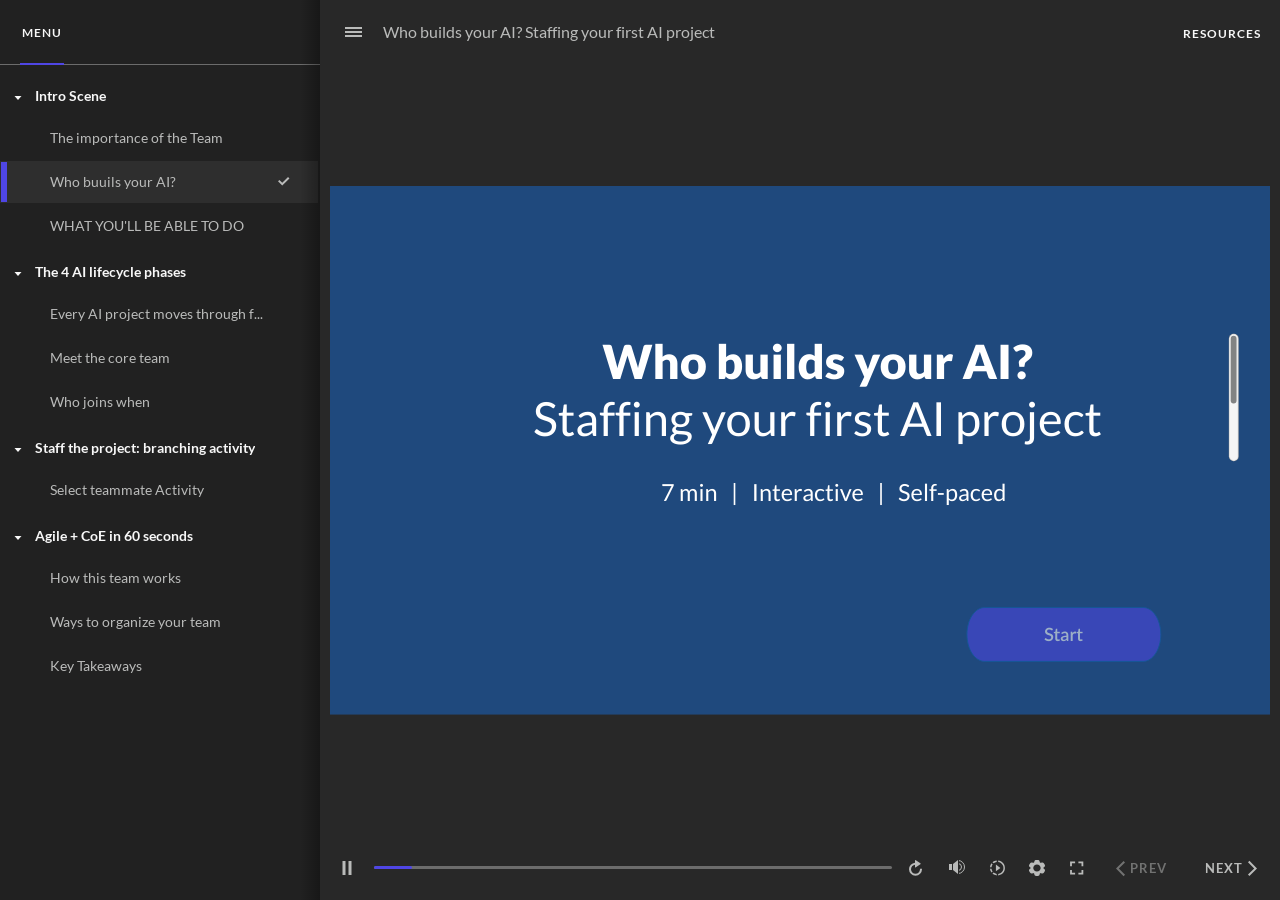
<file: story.html>
﻿<!doctype html>
<html lang="en-US">
<head>
  <meta charset="utf-8">
  <!-- Created using Storyline 360 x64 - http://www.articulate.com  -->
  <!-- version: 3.112.36406.0 -->
  <title>Who builds your AI?
Staffing your first AI project

</title>
  <meta http-equiv="x-ua-compatible" content="IE=edge"/>
  <meta name="viewport" content="width=device-width,initial-scale=1,user-scalable=no,shrink-to-fit=no,minimal-ui"/>
  <meta name="apple-mobile-web-app-capable" content="yes"/>
  <style>
    html, body { height: 100%; padding: 0; margin: 0 }
    #app { height: 100%; width: 100%; }
  </style>

  <script>
    window.DS = {};
    window.globals = {
      DATA_PATH_BASE: '',
      HAS_FRAME: true,
      HAS_SLIDE: true,

      lmsPresent: false,
      tinCanPresent: false,
      cmi5Present: false,
      aoSupport: false,
      scale: 'Scaled',
      captureRc: false,
      browserSize: 'optimal',
      bgColor: '#282828',
      features: 'DropInBase,JsInteractions,PlayerSizeOption,SlideLevelScale',
      themeName: 'unified',
      preloaderColor: '#FFFFFF',
      suppressAnalytics: false,
      productChannel: 'stable',
      publishSource: 'storyline',
      aid: 'aid|947e2438-4a74-5e94-b505-9b2017979258',
      cid: 'ce6b4c2a-0d92-45c3-bf1a-601a858b91da',
      playerVersion: '3.112.36406.0',
      publishTimestamp: '2026-06-06T20:31:21.9196952Z',
      maxIosVideoElements: 10,
      connectionSettings: { message: 'You%20are%20offline.%20Trying%20to%20reconnect...', useDarkTheme: false, mode: 'disabled' },
      hasFeature: function(feature) {
        return this.features.split(',').includes(feature);
      },
      
      parseParams: function(qs) {
        if (window.globals.parsedParams != null) {
          return window.globals.parsedParams;
        }
        qs = (qs || window.location.search.substr(1)).split('+').join(' ');
        var params = {},
            tokens,
            re = /[?&]?([^=]+)=([^&]*)/g;

        while (tokens = re.exec(qs)) {
          params[decodeURIComponent(tokens[1]).trim()] =
            decodeURIComponent(tokens[2]).trim();
        }
        window.globals.parsedParams = params;
        return params;
      }

    };

    if (window.flagsUnderTest != null) {
      window.globals.features = window.flagsUnderTest.reduce((accum, feature) => {
        if (!accum.includes(feature)) {
          accum.push(feature);
        }
        return accum;
      }, window.globals.features.split(',')).join();
    }
  </script>
  <script>
    var isIe11 = ('ActiveXObject' in window || window.MSBlobBuilder != null)
      && window.msCrypto != null && !window.ActiveXObject;
    if (isIe11) {
      window.globals.unsupportedBrowser = true;
      document.write(atob('[base64]'));
    }
  </script>

  <script>
    if (window.globals.hasFeature('Localization')) {
      
      
    }
  </script>

  
  
  <script>window.THREE = { };</script>
  
</head>
<body style="background: #282828" class="cs-HTML theme-unified">
  <!-- 360 -->
  <script>!function(){var e,i=/iPhone/i,o=/iPod/i,n=/iPad/i,t=/\biOS-universal(?:.+)Mac\b/i,r=/\bAndroid(?:.+)Mobile\b/i,a=/Android/i,d=/(?:SD4930UR|\bSilk(?:.+)Mobile\b)/i,p=/Silk/i,l=/Windows Phone/i,u=/\bWindows(?:.+)ARM\b/i,b=/BlackBerry/i,s=/BB10/i,c=/Opera Mini/i,f=/\b(CriOS|Chrome)(?:.+)Mobile/i,h=/Mobile(?:.+)Firefox\b/i,v=function(e){return void 0!==e&&"MacIntel"===e.platform&&"number"==typeof e.maxTouchPoints&&e.maxTouchPoints>1&&"undefined"==typeof MSStream};e=function(e){var m={userAgent:"",platform:"",maxTouchPoints:0};e||"undefined"==typeof navigator?"string"==typeof e?m.userAgent=e:e&&e.userAgent&&(m={userAgent:e.userAgent,platform:e.platform,maxTouchPoints:e.maxTouchPoints||0}):m={userAgent:navigator.userAgent,platform:navigator.platform,maxTouchPoints:navigator.maxTouchPoints||0};var g=m.userAgent,y=g.split("[FBAN");void 0!==y[1]&&(g=y[0]),void 0!==(y=g.split("Twitter"))[1]&&(g=y[0]);var A=function(e){return function(i){return i.test(e)}}(g),w={apple:{phone:A(i)&&!A(l),ipod:A(o),tablet:!A(i)&&(A(n)||v(m))&&!A(l),universal:A(t),device:(A(i)||A(o)||A(n)||A(t)||v(m))&&!A(l)},amazon:{phone:A(d),tablet:!A(d)&&A(p),device:A(d)||A(p)},android:{phone:!A(l)&&A(d)||!A(l)&&A(r),tablet:!A(l)&&!A(d)&&!A(r)&&(A(p)||A(a)),device:!A(l)&&(A(d)||A(p)||A(r)||A(a))||A(/\bokhttp\b/i)},windows:{phone:A(l),tablet:A(u),device:A(l)||A(u)},other:{blackberry:A(b),blackberry10:A(s),opera:A(c),firefox:A(h),chrome:A(f),device:A(b)||A(s)||A(c)||A(h)||A(f)},any:!1,phone:!1,tablet:!1};return w.any=w.apple.device||w.android.device||w.windows.device||w.other.device,w.phone=w.apple.phone||w.android.phone||w.windows.phone,w.tablet=w.apple.tablet||w.android.tablet||w.windows.tablet,w}(),"object"==typeof exports&&"undefined"!=typeof module?module.exports=e:"function"==typeof define&&define.amd?define((function(){return e})):this.isMobile=e}();
    window.isMobile.apple.tablet = window.isMobile.apple.tablet ||
      (navigator.platform === 'MacIntel' && navigator.maxTouchPoints > 1);
    window.isMobile.apple.device = window.isMobile.apple.device || window.isMobile.apple.tablet;
    window.isMobile.tablet = window.isMobile.tablet || window.isMobile.apple.tablet;
    window.isMobile.any = window.isMobile.any || window.isMobile.apple.tablet;
  </script>

  <div id="focus-sink" tabindex="-1"></div>

  <div id="preso"></div>
  <script>
    (function() {

      var classTypes = [ 'desktop', 'mobile', 'phone', 'tablet' ];

      var addDeviceClasses = function(prefix, testObj) {
        var curr, i;
        for (i = 0; i < classTypes.length; i++) {
          curr = classTypes[i];
          if (testObj[curr]) {
            document.body.classList.add(prefix + curr);
          }
        }
      };

      var params = window.globals.parseParams(),
          isDevicePreview = params.devicepreview === '1',
          isPhoneOverride = params.deviceType === 'phone' || (isDevicePreview && params.phone == '1'),
          isTabletOverride = (params.deviceType === 'tablet' || isDevicePreview) && !isPhoneOverride,
          isMobileOverride = isPhoneOverride || isTabletOverride;

      var deviceView = {
        desktop: !window.isMobile.any && !isMobileOverride,
        mobile: window.isMobile.any || isMobileOverride,
        phone: isPhoneOverride || (window.isMobile.phone && !isTabletOverride),
        tablet: isTabletOverride || window.isMobile.tablet
      };

      window.globals.deviceView = deviceView;
      window.isMobile.desktop = !window.isMobile.any;
      window.isMobile.mobile = window.isMobile.any;

      addDeviceClasses('view-', deviceView);

    })();
  </script>
  
  <script src='story_content/triggers.js' type=text/javascript></script>
<script src='story_content/user.js' type=text/javascript></script>
  <div class="slide-loader"></div>

  <script>
    var doc = document, loader = doc.body.querySelector('.slide-loader'); [ 1, 2, 3 ].forEach(function(n) { var d = doc.createElement('div'); d.style.backgroundColor = window.globals.preloaderColor; d.classList.add('mobile-loader-dot'); d.classList.add('dot' + n); loader.appendChild(d); });
  </script>

  <div class="mobile-load-title-overlay" style="display: none">
    <div class="mobile-load-title">Who builds your AI?
Staffing your first AI project

</div>
  </div>

  <div class="mobile-chrome-warning"></div>

  
<style>
  .warn-connection-dialog {
    display: none;
    background: transparent;
    pointer-events: all;
    position: fixed;
    left: 0;
    top: 0;
    width: 100%;
    height: 100%;
    z-index: 999;
  }

  .warn-connection-content {
    pointer-events: all;
    border-radius: 4px;
    background: white;
    border: 1px solid #E7E7E7;
    color: #333333;
    box-shadow: 0 2px 4px rgba(0, 0, 0, 0.25);
    transition: all 150ms ease-out;
    position: absolute;
    white-space: nowrap;
  }

  .view-phone.is-landscape .warn-connection-content {
    left: 23px;
    bottom: 23px;
  }

  .view-tablet.is-landscape .warn-connection-content {
    left: 50%;
    top: 20px;
    transform: translateX(-50%);
  }

  .view-mobile.is-portrait .warn-connection-content {
    transform: translate(-50%, calc(-100% - 15px));
  }

  .warn-connection-content p {
    display: inline-block;
    margin: 0 8px 0 0;
    line-height: 33px;
    font-size: 11px;
  }

  .warn-connection-content svg {
    position: relative;
    vertical-align: middle;
    margin: 0 2px 2px 8px;
  }

  .view-desktop .warn-connection-content {
    left: 1.5em;
    bottom: 1.5em;
  }

  .view-desktop .warn-connection-content p {
    font-size: 1.1em;
  }

  .is-offline .warn-connection-dialog {
    display: block;
  }

  .is-offline .cs-panel * {
    pointer-events: none !important;
  }

  .is-offline .cs-panel {
    pointer-events: all !important;
  }

  .is-offline #nav-controls * {
    pointer-events: none !important;
  }

  .is-offline #nav-controls {
    pointer-events: all !important;
  }
</style>

<div class="warn-connection-dialog" role="alertdialog" aria-modal="true" tabindex="0" aria-labelledby="warn-connection-message">
  <div class="warn-connection-content">
    <svg width="17" height="15" viewBox="0 0 17 15" xmlns="http://www.w3.org/2000/svg">
      <path fill="#8F0000" stroke="white" d="M16.07,12.98 L15.88,12.23 L9.51,1.21 C8.97,0.26,7.6,0.26,7.06,1.21 L0.69,12.23 C0.15,13.16,0.81,14.36,1.91,14.36 H14.65 C15.47,14.36,16.05,13.7,16.07,12.98 Z"/>
      <path fill="white" stroke="white" d="M8.58,5.5 C8.35,5.28,8.5,5.35,8.21,5.32 C8.09,5.35,7.97,5.49,7.96,5.67 C7.97,5.79,7.98,5.92,7.98,6.04 L7.98,6.04 C7.99,6.17,8,6.31,8.01,6.43 L8.01,6.44 C8.03,6.92,8.06,7.41,8.09,7.9 L8.09,7.9 C8.12,8.39,8.14,8.88,8.17,9.37 C8.17,9.39,8.18,9.42,8.2,9.44 C8.23,9.46,8.25,9.47,8.28,9.47 C8.31,9.47,8.34,9.46,8.35,9.44 C8.37,9.43,8.38,9.4,8.39,9.35 L8.39,9.34 C8.39,9.24,8.4,9.15,8.4,9.05 L8.4,9.05 C8.41,8.96,8.41,8.86,8.42,8.75 C8.43,8.44,8.45,8.12,8.47,7.81 L8.47,7.81 C8.49,7.49,8.51,7.18,8.53,6.87 C8.55,6.46,8.56,6.05,8.59,5.64 L8.6,5.62 C8.6,5.57,8.59,5.53,8.58,5.5 L8.21,5.32 Z"/>
      <circle fill="white" stroke="white" cx="8.3" cy="11.35" r="0.3"/>
    </svg>
    <p id="warn-connection-message">You are offline. Trying to reconnect...</p>
  </div>
</div>

<script>
  (function() {
    window.DS.connection = {
      warningShown: false,
      assets: {},
      loadingAssetGroup: false,
      retryDelay: 500
    };

    var connectionSettings = window.globals.connectionSettings || {};

    var useConnectionMessages = window.AbortController != null &&
      window.location.protocol != 'file:' &&
      connectionSettings.mode === 'normal';

    window.DS.connection.useConnectionMessages = useConnectionMessages;

    var assetCount = 0;
    var checkLoadedId;


    if (useConnectionMessages && connectionSettings != null) {
      var contentEl = document.querySelector('.warn-connection-content');
      var messageEl = contentEl.querySelector('p');

      if (connectionSettings.useDarkTheme) {
        contentEl.style.borderColor = '#BABBBA';
        contentEl.style.backgroundColor = '#282828';
        contentEl.style.color = '#FFFFFF';
      }

      if (connectionSettings.message != null) {
        messageEl.textContent = window.decodeURIComponent(connectionSettings.message);
      }
    }

    function checkAssetsReady() {
      for (var i in DS.connection.assets) {
        if (!DS.connection.assets[i].success) {
          return false;
        }
      }
      return true;
    }

    function stopAssetGroup() {
      if (!useConnectionMessages) { return; }

      assetCount = 0;

      DS.connection.oldAssetGroup = DS.connection.assets;
      DS.connection.assets = {};
      DS.connection.loadingAssetGroup = false;
      clearInterval(checkLoadedId);
    }

    function startAssetGroup() {
      if (!useConnectionMessages) { return; }
      var ticks = 0;
      clearInterval(checkLoadedId);
      checkLoadedId = setInterval(function() {
        var loaded = 0;
        if (assetCount === 0 && loaded === 0) {
          clearInterval(checkLoadedId);
          return;
        }

        for (var i in DS.connection.assets) {
          if (DS.connection.assets[i].success) {
            loaded++;
          }
        }

        if (assetCount === loaded && checkAssetsReady()) {
          for (var i in DS.connection.assets) {
            if (DS.connection.assets[i].action) {
              DS.connection.assets[i].action();
            }
          }
          hideWarning();
          stopAssetGroup();
        }
      }, 100)
    }

    function requiredAsset(url, action, retry, type) {
      if (!useConnectionMessages) { return; }
      if (DS.connection.assets[url]) { return; }

      DS.connection.assets[url] = {
        success: false, action: action, retry: retry, type: type
      };
      assetCount = Object.keys(DS.connection.assets).length;
      if (!DS.connection.loadingAssetGroup) {
        startAssetGroup();
      }
      DS.connection.loadingAssetGroup = true;
    }

    function assetLoaded(url) {
      if (!useConnectionMessages) { return; }
      if (DS.connection.assets[url]) {
        DS.connection.assets[url].success = true;
      }
    }

    function assetFailed(url) {
      if (!useConnectionMessages) { return; }
      if (!DS.connection.assets[url]) {
        if (/\.js$/.test(url) && url.indexOf('transcripts') === -1) {
          setTimeout(function() {
            if (DS.connection.lastSlideLoaded != null) {
              DS.connection.lastSlideLoaded();
            }
          }, DS.connection.retryDelay);
        }
        return;
      }
      if (!DS.connection.warningShown) { showWarning(); }
      if (DS.connection.assets[url].retry) {
        setTimeout(function() {
          if (!DS.connection.assets[url].success) {
            DS.connection.assets[url].retry()
          }
        }, DS.connection.retryDelay);
      }
    }

    function hideWarning() {
      document.body.classList.remove('is-offline');
      DS.connection.warningShown = false;
      enableKeys();
    }
    DS.connection.hideWarning = hideWarning

    function showWarning(btn) {
      document.body.classList.add('is-offline')
      DS.connection.warningShown = true;
      updateWarningPosition();
      disableKeys();
    }

    function updateWarningPosition() {
      if (!DS.connection.warningShown) {
        return;
      }

      var isPortrait = document.body.classList.contains('is-portrait');
      var isMobile = document.body.classList.contains('view-mobile');
      var warningEl = document.querySelector('.warn-connection-content');

      if (isPortrait && isMobile) {
        var slide = document.querySelector('.primary-slide');
        var slideRect = slide != null
          ? slide.getBoundingClientRect()
          : { top: window.innerHeight, left: 0, width: window.innerWidth };

        warningEl.style.top = `${slideRect.top}px`
        warningEl.style.left = `${slideRect.left + slideRect.width / 2}px`
      } else {
        warningEl.style.top = null;
        warningEl.style.left = null;
      }

      window.requestAnimationFrame(updateWarningPosition);
    }

    function onDisableKeyDown(e) {
      e.preventDefault();
      e.stopImmediatePropagation();
    }

    function onDisableKeyUp(e) {
      e.preventDefault();
      e.stopImmediatePropagation();
    }

    var accStyle = document.createElement('style');
    var warnDialogEl = document.querySelector('.warn-connection-dialog');

    function disableKeys() {
      if (DS.views && DS.views.nsStack && DS.views.nsStack.length === 1) {
        DS.views.nsStack[0].tabReachable = false
        DS.views.nsStack[0].updateTabIndex(true);
      }

      accStyle.innerHTML = '.acc-shadow-dom { display: none; }';
      document.body.appendChild(accStyle);

      warnDialogEl.parentNode.append(warnDialogEl);
      warnDialogEl.focus();
    }

    function enableKeys() {
      accStyle.remove();
      if (DS.views && DS.views.nsStack && DS.views.nsStack.length === 1 && DS.views.nsStack[0].name === '_frame') {
        DS.views.nsStack[0].tabReachable = true;
        DS.views.nsStack[0].updateTabIndex();
      }
    }

    // these will all be noops if the feature flag isn't set in
    // the data and `window.globals.features`
    DS.connection.requiredAsset = requiredAsset;
    DS.connection.assetLoaded = assetLoaded;
    DS.connection.assetFailed = assetFailed;
    DS.connection.stopAssetGroup = stopAssetGroup;
    DS.connection.startAssetGroup = startAssetGroup;
  })();
</script>


  <script>
    
    if (window.autoSpider && window.vInterfaceObject) {
      document.querySelector('.mobile-load-title-overlay').style.display = 'none';
    }
  </script>

  

  <link rel="stylesheet" href="html5/data/css/output.min.css" data-noprefix/>
</body>
<script src="html5/lib/scripts/bootstrapper.min.js"></script>
</html>
</file>
<file: html5/data/css/output.min.css>
@font-face {
  font-family: 'LatoBold Charset1_ Bold9F365C7C';
  src: url('[data-uri]');
  font-style: normal;
  font-weight: normal;
}
@font-face {
  font-family: 'Lato Charset1_ 6FMfQF7dB9689D81';
  src: url('[data-uri]');
  font-style: normal;
  font-weight: normal;
}
@font-face {
  font-family: 'Lato Black Charset1_ 6m174985EF';
  src: url('[data-uri]');
  font-style: normal;
  font-weight: normal;
}
@font-face {
  font-family: 'Lato Semibold Charsbold1B6C8DEF';
  src: url('[data-uri]');
  font-style: normal;
  font-weight: normal;
}
@font-face {
  font-family: 'Lato SemiboldBold CBold3C5E0276';
  src: url('[data-uri]');
  font-style: normal;
  font-weight: normal;
}
@font-face {
  font-family: 'Arial Charset1_ 5WwO89V595B6A89';
  src: url('[data-uri]');
  font-style: normal;
  font-weight: normal;
}
@font-face {
  font-family: 'Lato ItalicBoldItItalicE74C3C4A';
  src: url('[data-uri]');
  font-style: normal;
  font-weight: normal;
}
@font-face {
  font-family: 'Lato Black Charset0_v8M0F0A136C';
  src: url('[data-uri]');
  font-style: normal;
  font-weight: normal;
}
@font-face {
  font-family: 'Lato Charset0_v8MUn45tBE51451DC';
  src: url('[data-uri]');
  font-style: normal;
  font-weight: normal;
}
@font-face {
  font-family: 'Lato Semibold CharsboldB0C87B2D';
  src: url('[data-uri]');
  font-style: normal;
  font-weight: normal;
}
@font-face {
  font-family: 'Lato SemiboldBold CBoldFC61D9DD';
  src: url('[data-uri]');
  font-style: normal;
  font-weight: normal;
}
@font-face {
  font-family: 'LatoBold Charset0_vBoldEA24EE17';
  src: url('[data-uri]');
  font-style: normal;
  font-weight: normal;
}
@font-face {
  font-family: 'Arial Charset0_v8wz5YMo9EE9FF07';
  src: url('[data-uri]');
  font-style: normal;
  font-weight: normal;
}
@font-face {
  font-family: 'LatoBoldItalic ChItalicB6D04671';
  src: url('[data-uri]');
  font-style: normal;
  font-weight: normal;
}
.cs-HTML {
  background: rgba(40, 40, 40, 1);
}
.cs-pxabnsnfns10111100101 .cs-infopanel  {
  box-shadow: 0 1px 0 rgba(0, 0, 0, 0);
  background: rgba(255, 255, 255, 1);
}
.cs-pxabnsnfns10111100101 .cs-infopanel .cs-link {
  color: rgba(186, 187, 186, 1);
}
.cs-pxabnsnfns10111100101 .cs-infopanel .cs-link:hover {
  color: rgba(255, 255, 255, 1);
}
.cs-pxabnsnfns10111100101 .cs-infopanel .cs-name {
  color: rgba(68, 68, 68, 1);
}
.cs-pxabnsnfns10111100101 .cs-infopanel .cs-title {
  color: rgba(153, 153, 153, 1);
}
.cs-pxabnsnfns10111100101 .cs-infopanelpopup  {
  box-shadow: 0 1px 0 rgba(0, 0, 0, 0);
  background: rgba(0, 0, 0, 0);
}
.cs-pxabnsnfns10111100101 .cs-infopanelpopup .cs-link {
  color: rgba(255, 0, 0, 1);
}
.cs-pxabnsnfns10111100101 .cs-infopanelpopup .cs-link:hover {
  color: rgba(255, 255, 255, 1);
}
.cs-pxabnsnfns10111100101 .cs-infopanelpopup .cs-name {
  color: rgba(255, 255, 255, 1);
}
.cs-pxabnsnfns10111100101 .cs-infopanelpopup .cs-bio {
  color: rgba(186, 187, 186, 1);
}
.cs-pxabnsnfns10111100101 .cs-timer  {
  color: rgba(186, 187, 186, 1);
}
.cs-pxabnsnfns10111100101 .cs-duration stop:first-child {
  stop-color: rgba(60, 60, 60, 1);
}
.cs-pxabnsnfns10111100101 .cs-duration stop:last-child {
  stop-color: rgba(60, 60, 60, 1);
}
.cs-pxabnsnfns10111100101 .cs-elapsed stop:first-child {
  stop-color: rgba(254, 227, 71, 1);
}
.cs-pxabnsnfns10111100101 .cs-elapsed stop:last-child {
  stop-color: rgba(254, 227, 71, 1);
}
.cs-pxabnsnfns10111100101 .cs-timer .cs-pie .cs-innerstroke {
  stroke: rgba(199, 199, 199, 1);
}
.cs-pxabnsnfns10111100101 .cs-timer .cs-pie .cs-innerborder {
  stroke: rgba(255, 255, 255, 1);
}
.cs-pxabnsnfns10111100101 .cs-window  {
  box-shadow: 0 8px 5px rgba(0, 0, 0, 0.2);
  border-color: rgba(49, 99, 0, 0);
  background: rgba(33, 33, 33, 1);
  color: rgba(248, 248, 248, 1);
}
.cs-pxabnsnfns10111100101 .cs-window .cs-diva {
  border-color: rgba(78, 78, 78, 1);
}
.cs-pxabnsnfns10111100101 .cs-window .cs-divb {
  border-color: rgba(78, 78, 78, 0);
}
.cs-pxabnsnfns10111100101 .cs-editor .cs-editor-slide {
  color: rgba(226, 226, 226, 1);
}
.cs-pxabnsnfns10111100101 .cs-editor .cs-editor-html {
  color: rgba(186, 187, 186, 1);
}
.cs-pxabnsnfns10111100101 .cs-editor .cs-editor-button {
  text-shadow: 0 1px 0 rgba(0, 0, 0, 0);
  color: rgba(255, 255, 255, 1);
  border-color: rgba(211, 211, 211, 1);
  background: rgba(34, 34, 34, 1);
}
.cs-pxabnsnfns10111100101 .cs-editor .cs-editor-button:hover {
  background: rgba(68, 68, 68, 1);
}
.cs-pxabnsnfns10111100101 .cs-editor .cs-editor-button:active {
  background: rgba(68, 68, 68, 1);
}
.cs-pxabnsnfns10111100101 .cs-listitem  {
  color: rgba(186, 187, 186, 1);
  border-color: none;
  border: 1px solid transparent;
}
.cs-pxabnsnfns10111100101 .cs-listitem:hover {
  background: rgba(255, 255, 255, 0.06);
  border-color: rgba(108, 108, 108, 1) !important;
  border-width: 1px;
  border-radius: 2px;
  border-style: solid;
  box-sizing: border-box;
}
.cs-pxabnsnfns10111100101 .cs-listitem.hover {
  background: rgba(255, 255, 255, 0.06);
  border-color: rgba(108, 108, 108, 1) !important;
  border-width: 1px;
  border-radius: 2px;
  border-style: solid;
  box-sizing: border-box;
}
.cs-pxabnsnfns10111100101 .cs-glossary  {
  color: rgba(186, 187, 186, 1);
}
.cs-pxabnsnfns10111100101 .cs-glossary .cs-scrolling-panel {
  background: rgba(0, 0, 0, 0);
}
.cs-pxabnsnfns10111100101 .cs-glossary .cs-term.cs-selected .cs-choice-list-trigger {
  color: rgba(255, 255, 255, 1);
  background: rgba(255, 255, 255, 1);
}
.cs-pxabnsnfns10111100101 .cs-glossary .cs-term.cs-selected .cs-choice-list-trigger:focus {
  color: rgba(255, 255, 255, 1);
  background: rgba(255, 255, 255, 1);
}
.cs-pxabnsnfns10111100101 .cs-glossary .cs-term:hover .cs-choice-list-trigger {
  background: rgba(186, 187, 186, 1);
}
.cs-pxabnsnfns10111100101 .cs-glossary .cs-term.hover .cs-choice-list-trigger {
  background: rgba(186, 187, 186, 1);
}
.cs-pxabnsnfns10111100101 .cs-glossary .cs-term .cs-choice-list-trigger:focus {
  background: rgba(186, 187, 186, 1);
}
.cs-pxabnsnfns10111100101 .cs-glossary .cs-diva {
  border-color: rgba(0, 0, 0, 0);
}
.cs-pxabnsnfns10111100101 .cs-glossary .cs-divb {
  border-color: rgba(0, 0, 0, 0);
}
.cs-pxabnsnfns10111100101 .cs-glossary .cs-divc {
  border-color: rgba(0, 0, 0, 0);
}
.cs-pxabnsnfns10111100101 .cs-glossary .cs-heading {
  color: rgba(248, 248, 248, 1);
  font-weight: 700;
}
.note-content p span {
  color: rgba(186, 187, 186, 1);
  line-height: 1.4em;
  font-size: 103.769%;
}
.cs-pxabnsnfns10111100101 .cs-resource .cs-separator {
  border-color: rgba(0, 0, 0, 0);
}
.cs-pxabnsnfns10111100101 .cs-outline  {
  color: rgba(45, 45, 45, 1);
}
.cs-pxabnsnfns10111100101 .cs-outline .cs-diva {
  border-color: rgba(0, 0, 0, 0);
}
.cs-pxabnsnfns10111100101 .cs-outline .cs-divb {
  border-color: rgba(0, 0, 0, 0);
}
.cs-pxabnsnfns10111100101 .cs-outline .cs-divc {
  border-color: rgba(0, 0, 0, 0);
}
.cs-pxabnsnfns10111100101 .cs-outline .cs-search-filter:hover {
  color: rgba(0, 0, 0, 0);
}
.cs-pxabnsnfns10111100101 .cs-outline .cs-search-filter.hover {
  color: rgba(0, 0, 0, 0);
}
.cs-pxabnsnfns10111100101 .cs-transcript  {
  color: rgba(255, 255, 255, 1);
}
.cs-pxabnsnfns10111100101 .cs-transcript .cs-div {
  border-color: rgba(0, 0, 0, 0);
}
.cs-pxabnsnfns10111100101 .cs-tabs:not(.topmenu-item) {
  color: rgba(248, 248, 248, 1);
}
.cs-pxabnsnfns10111100101 .cs-tabs .cs-inner-button:not(.topmenu-item) {
  text-shadow: 0 1px 0 rgba(0, 0, 0, 0);
}
.cs-pxabnsnfns10111100101 .cs-tabs:hover:not(.topmenu-item) {
  color: rgba(248, 248, 248, 1);
}
.cs-pxabnsnfns10111100101 .cs-tabs.cs-selected {
  background: rgba(0, 0, 0, 0);
  color: rgba(248, 248, 248, 1);
}
.cs-pxabnsnfns10111100101 .cs-seekcontrol  {
  background: rgba(0, 0, 0, 0);
  border-color: rgba(0, 0, 0, 0);
}
.cs-pxabnsnfns10111100101 .cs-seekcontrol .cs-button:hover .cs-icon {
  fill: rgba(255, 255, 255, 1);
}
.cs-pxabnsnfns10111100101 .cs-seekcontrol .cs-button.hover .cs-icon {
  fill: rgba(255, 255, 255, 1);
}
.cs-pxabnsnfns10111100101 .cs-seekcontrol .cs-button .cs-icon-shadow {
  fill: rgba(0, 0, 0, 0);
}
.cs-pxabnsnfns10111100101 .cs-seekcontrol .cs-button .cs-icon {
  fill: rgba(180, 180, 180, 1);
}
.cs-pxabnsnfns10111100101 .cs-seekcontrol .cs-seek .cs-fill {
  background: rgba(255, 255, 255, 0.6);
}
.cs-pxabnsnfns10111100101 .cs-seekcontrol .cs-seek {
  background: rgba(108, 108, 108, 1);
  border-color: rgba(0, 0, 0, 0);
}
.cs-pxabnsnfns10111100101 .cs-searchinput .cs-input {
  color: rgba(186, 187, 186, 1);
  border-color: rgba(0, 0, 0, 0);
  background: rgba(255, 255, 255, 0.06);
}
.cs-pxabnsnfns10111100101 .cs-searchinput .cs-input:focus {
  color: rgba(248, 248, 248, 1);
  background: rgba(41, 41, 41, 1);
}
.cs-pxabnsnfns10111100101 .cs-searchinput .cs-input:hover {
  box-shadow: inset 0 0 1px 0 rgba(69, 126, 19, 0);
}
.cs-pxabnsnfns10111100101 .cs-searchinput .cs-input.hover {
  box-shadow: inset 0 0 1px 0 rgba(69, 126, 19, 0);
}
.cs-pxabnsnfns10111100101 .cs-searchinput .cs-button .cs-icon {
  fill: rgba(186, 187, 186, 1);
}
.cs-pxabnsnfns10111100101 .cs-searchinput .cs-button:hover {
  fill: rgba(63, 133, 0, 1);
}
.cs-pxabnsnfns10111100101 .cs-searchinput .cs-button.hover {
  fill: rgba(63, 133, 0, 1);
}
.cs-pxabnsnfns10111100101 .cs-menu  {
  box-shadow: 0 1px 0 rgba(0, 0, 0, 0);
  background: rgba(33, 33, 33, 1);
}
.cs-pxabnsnfns10111100101 .cs-topmenu-item.active .cs-tab {
  background: rgba(33, 33, 33, 1);
}
.cs-pxabnsnfns10111100101 .cs-logo  {
  box-shadow: 0 1px 0 rgba(37, 75, 0, 1);
  background: rgba(255, 255, 255, 0);
}
.cs-pxabnsnfns10111100101 .cs-checkbox  {
  color: rgba(255, 255, 255, 1);
}
.cs-pxabnsnfns10111100101 .cs-checkbox:hover {
  border-color: rgba(175, 221, 130, 1);
}
.cs-pxabnsnfns10111100101 .cs-checkbox.hover {
  border-color: rgba(175, 221, 130, 1);
}
.cs-pxabnsnfns10111100101 .cs-checkbox .cs-box {
  color: rgba(255, 255, 255, 1);
  border-color: rgba(42, 83, 0, 1);
}
.cs-pxabnsnfns10111100101 .cs-checkbox .cs-box:checked::after {
  color: rgba(43, 196, 0, 1);
}
.cs-pxabnsnfns10111100101 .cs-button  {
  text-shadow: 0 1px 0 rgba(0, 0, 0, 0);
  color: rgba(186, 187, 186, 1);
  border-color: rgba(0, 0, 0, 0);
  background: rgba(0, 0, 0, 0);
  box-shadow: 0 1px 0 rgba(0, 0, 0, 0);
}
.cs-pxabnsnfns10111100101 .cs-button .cs-icon {
  fill: rgba(186, 187, 186, 1);
}
.cs-pxabnsnfns10111100101 .cs-button .cs-icon-shadow {
  fill: rgba(0, 0, 0, 0);
}
.cs-pxabnsnfns10111100101 .cs-button:hover {
  background: rgba(248, 248, 248, 1);
}
.cs-pxabnsnfns10111100101 .cs-button.hover {
  background: rgba(248, 248, 248, 1);
}
.cs-pxabnsnfns10111100101 .cs-button:active {
  background: rgba(0, 0, 0, 0);
}
.cs-pxabnsnfns10111100101 .cs-button.cs-disabled:hover {
  background: rgba(0, 0, 0, 0);
}
.cs-pxabnsnfns10111100101 .cs-button.cs-disabled.hover {
  background: rgba(0, 0, 0, 0);
}
.cs-pxabnsnfns10111100101 .cs-button.cs-disabled:active {
  background: rgba(0, 0, 0, 0);
}
.cs-pxabnsnfns10111100101 .cs-button.cs-volume:hover {
  background: rgba(0, 0, 0, 0);
}
.cs-pxabnsnfns10111100101 .cs-button.cs-volume.hover {
  background: rgba(0, 0, 0, 0);
}
.cs-pxabnsnfns10111100101 .cs-button.cs-volume:active {
  background: rgba(0, 0, 0, 0);
}
.cs-pxabnsnfns10111100101.cs-base  {
  color: rgba(186, 187, 186, 1);
  border-color: rgba(40, 40, 40, 1);
  background: rgba(40, 40, 40, 1);
}
.cs-pxabnsnfns10111100101.cs-base .cs-separator .cs-diva {
  background: rgba(69, 69, 69, 1);
}
.cs-pxabnsnfns10111100101.cs-base .cs-separator .cs-divb {
  background: rgba(0, 0, 0, 0);
}
.cs-pxabnsnfns10111100101.cs-base .cs-topmenu-item.active .cs-tab {
  border-color: rgba(69, 69, 69, 1);
}
.cs-pxabnsnfns10111100101.cs-base .cs-topmenu-item.active .cs-panel {
  border-color: rgba(69, 69, 69, 1);
}
.cs-pxabnsnfns10111100101.cs-base .cs-left {
  background: rgba(33, 33, 33, 1);
}
.cs-pxabnsnfns10111100101.cs-base .cs-area-primary .cs-slide-container {
  background: rgba(40, 40, 40, 1);
}
.cs-pxabnsnfns10111100101.cs-base.cs-custom-theme .cs-brandhighlight-bg {
  background: rgba(79, 70, 229, 1) !important;
}
.cs-pxabnsnfns10111100101.cs-base.cs-custom-theme .cs-brandhighlight-secondary-bg {
  background: rgba(255, 255, 255, 1) !important;
}
.cs-pxabnsnfns10111100101.cs-base.cs-custom-theme .cs-brandhighlight-border {
  border-color: rgba(79, 70, 229, 1) !important;
}
.cs-pxabnsnfns10111100101.cs-base.cs-custom-theme .cs-brandhighlight-text {
  color: rgba(79, 70, 229, 1) !important;
}
.cs-pxabnsnfns10111100101.cs-base.cs-custom-theme .cs-brandhighlight-fill {
  fill: rgba(79, 70, 229, 1) !important;
}
.cs-pxabnsnfns10111100101.cs-base.cs-custom-theme .cs-listitem.cs-selected {
  background-color: rgba(255, 255, 255, 0.06) !important;
}
.cs-pxabnsnfns10111100101 .cs-volume::-moz-range-thumb {
  border-color: rgba(43, 85, 0, 1);
  box-shadow: inset 0 0 1px 0 rgba(43, 85, 0, 1);
  background: rgba(255, 255, 255, 1);
}
.cs-pxabnsnfns10111100101 .cs-volume::-ms-thumb {
  border-color: rgba(43, 85, 0, 1);
  box-shadow: inset 0 0 1px 0 rgba(43, 85, 0, 1);
  background: rgba(255, 255, 255, 1);
}
.cs-pxabnsnfns10111100101 .cs-volume::-webkit-slider-thumb {
  border-color: rgba(43, 85, 0, 1);
  box-shadow: inset 0 0 1px 0 rgba(43, 85, 0, 1);
  background: rgba(255, 255, 255, 1);
}
.cs-pxabnsnfns10111100101 .cs-volume::-moz-range-track {
  border-color: rgba(66, 140, 1, 1);
  background: rgba(108, 108, 108, 1);
}
.cs-pxabnsnfns10111100101 .cs-volume::-ms-track {
  border-color: rgba(66, 140, 1, 1);
  background: rgba(108, 108, 108, 1);
}
.cs-pxabnsnfns10111100101 .cs-volume::-webkit-slider-runnable-track {
  border-color: rgba(66, 140, 1, 1);
  background: rgba(108, 108, 108, 1);
}
body.show-focus .tab-focus-box {
  box-shadow: 0 0 0 1px rgba(255, 255, 0, 1), 0 0 0 3px rgba(0, 32, 96, 1), 0 0 5px 5px rgba(255, 255, 0, 1);
  border-color: transparent;
  outline: 2px transparent solid;
}
.skipnav {
  box-shadow: 0 0 0 1px rgba(255, 255, 0, 1), 0 0 0 3px rgba(0, 32, 96, 1), 0 0 5px 5px rgba(255, 255, 0, 1);
  border-color: transparent;
  outline: 2px transparent solid;
}
.cs-pxabnsnfns10111100101 .cs-listitem:hover {
  color: none;
}
.cs-pxabnsnfns10111100101 .cs-listitem.hover {
  color: none;
}
.cs-pxabnsnfns10111100101 .cs-listitem.cs-viewed {
  color: #BABBBA;
}
.cs-pxabnsnfns10111100101 .cs-listitem {
  color: #BABBBA;
}
.cs-pxabnsnfns10111100101 .cs-listitem:hover .cs-icon-carrot * {
  fill: none;
}
.cs-pxabnsnfns10111100101 .cs-listitem.hover .cs-icon-carrot * {
  fill: none;
}
.cs-pxabnsnfns10111100101 .cs-listitem .cs-icon-carrot {
  color: none;
  top: calc(3px);
}
.cs-pxabnsnfns10111100101 .cs-listitem .cs-icon-carrot .cs-shadow {
  color: #F8F8F8;
}
.cs-pxabnsnfns10111100101 .item-collapsible .is-scene {
  color: #F8F8F8 !important;
  font-weight: 700;
}
.cs-pxabnsnfns10111100101 .is-scene .cs-icon-carrot * {
  color: #F8F8F8 !important;
  font-weight: 700;
}
.cs-pxabnsnfns10111100101 .is-scene:not(.outline-links-collapse) > a {
  color: #F8F8F8;
}
.cs-pxabnsnfns10111100101 .is-scene:not(.outline-links-collapse) .cs-icon-carrot * {
  fill: none !important;
  color: #F8F8F8 !important;
}
.cs-pxabnsnfns10111100101 .tabs, .cs-pxabnsnfns10111100101 .cs-logo {
  border-bottom: 1px solid rgba(108, 108, 108, 1);
}
.cs-pxabnsnfns10111100101 .area-secondary-wrapper:after {
  background-image: url('[data-uri]');
  background-size: 100%;
}
.cs-pxabnsnfns10111100101 .panel-footer {
  background: #212121;
}
.cs-pxabnsnfns10111100101 #outline-search {
  background: rgba(255, 255, 255, 0.06);
  border-color: rgba(108, 108, 108, 1);
  border-width: 1px;
  border-style: solid;
}
.cs-pxabnsnfns10111100101 .topmenu-panel #outline-search {
  background: #545454;
}
.cs-pxabnsnfns10111100101 .search-icon circle, .cs-pxabnsnfns10111100101 .search-icon path {
  stroke: #BABBBA;
}
.cs-pxabnsnfns10111100101 #outline-search input[type   =search] {
  color: #F8F8F8;
}
.cs-pxabnsnfns10111100101 #outline-search ::-webkit-input-placeholder {
  color: #BABBBA !important;
}
.cs-pxabnsnfns10111100101 #outline-search :-ms-input-placeholder {
  color: #BABBBA !important;
}
.cs-pxabnsnfns10111100101 #outline-search ::-moz-placeholder {
  color: #BABBBA !important;
  opacity: 1;
}
.cs-pxabnsnfns10111100101 .cs-topmenu-item.active, body:not(.is-touchable-tablet) .cs-pxabnsnfns10111100101 .cs-topmenu-item:hover {
  color: #F8F8F8;
}
.cs-pxabnsnfns10111100101 .cs-topmenu-item.button-tapped {
  color: #F8F8F8;
}
.cs-pxabnsnfns10111100101 .cs-topmenu-item.active .cs-tab, .cs-pxabnsnfns10111100101 .cs-topmenu-item .cs-tab {
  background: transparent !important;
  border: none !important;
}
.cs-pxabnsnfns10111100101 .top-tabs-drop-icon div {
  background: #BABBBA;
}
.cs-pxabnsnfns10111100101 .cs-panel.topmenu-panel .panel-content, .cs-pxabnsnfns10111100101 .top-tabs-drop {
  background: #212121;
}
.cs-pxabnsnfns10111100101 .cs-topmenu-item.active .cs-panel {
  background: #212121;
}
.cs-pxabnsnfns10111100101 .cs-menu.topmenu-panel, .cs-pxabnsnfns10111100101 .top-tabs-drop {
  border: 1px solid rgba(69, 69, 69, 1) !important;
  border-radius: 3px;
}
.cs-pxabnsnfns10111100101 .resources .resources-list a:hover {
  background: rgba(255, 255, 255, 0.06);
}
body:not(.is-touchable-tablet) .cs-pxabnsnfns10111100101 .resources .resources-list a:hover {
  background: rgba(255, 255, 255, 0.06);
}
.cs-pxabnsnfns10111100101 .resources .resources-list a.hover {
  background: rgba(255, 255, 255, 0.06);
}
body:not(.is-touchable-tablet) .cs-pxabnsnfns10111100101 .resources .resources-list a.hover {
  background: rgba(255, 255, 255, 0.06);
}
.cs-pxabnsnfns10111100101 .resources .resources-list a.button-tapped {
  background: rgba(255, 255, 255, 0.06);
}
.cs-pxabnsnfns10111100101 .cs-icon path, .cs-pxabnsnfns10111100101 .cs-icon rect, .cs-pxabnsnfns10111100101 .cs-icon polygon, .cs-pxabnsnfns10111100101 .menu-icon-wrapper.menu-icon-wrapper-hover path {
  fill: #BABBBA;
}
.cs-pxabnsnfns10111100101 .cs-icon .icon-stroke-only {
  fill: none !important;
  stroke: #BABBBA !important;
}
body:not(.is-touchable-tablet) .cs-pxabnsnfns10111100101 .cs-button:hover .cs-icon path, body:not(.is-touchable-tablet) .cs-pxabnsnfns10111100101 .cs-button:hover .cs-icon rect, body:not(.is-touchable-tablet) .cs-pxabnsnfns10111100101 .cs-button:hover .cs-icon polygon {
  fill: #F8F8F8;
}
body:not(.is-touchable-tablet) .cs-pxabnsnfns10111100101 .cs-tabs:hover .search-icon circle, body:not(.is-touchable-tablet) .cs-pxabnsnfns10111100101 .cs-tabs:hover .search-icon path {
  stroke: #F8F8F8;
}
.cs-pxabnsnfns10111100101 .cs-button.button-tapped .cs-icon path, .cs-pxabnsnfns10111100101 .cs-button.button-tapped .cs-icon rect, .cs-pxabnsnfns10111100101 .cs-button.button-tapped .cs-icon polygon {
  fill: #F8F8F8;
}
body:not(.is-touchable-tablet) .cs-pxabnsnfns10111100101 .cs-button:hover .cs-icon .icon-stroke-only {
  fill: none !important;
  stroke: #F8F8F8 !important;
}
.cs-pxabnsnfns10111100101 .cs-button:button-tapped .cs-icon .icon-stroke-only {
  fill: none !important;
  stroke: #F8F8F8 !important;
}
.cs-pxabnsnfns10111100101 .menu-icon-wrapper.menu-icon-wrapper-hover svg path {
  fill: #F8F8F8;
}
.floating-sidebar:not(.sidebar-closed) .cs-pxabnsnfns10111100101 #hamburger .menu-icon-wrapper svg path {
  fill: #BABBBA;
}
.floating-sidebar:not(.sidebar-closed) .cs-pxabnsnfns10111100101 #hamburger .menu-icon-wrapper.menu-icon-wrapper-hover svg path {
  fill: #F8F8F8;
}
.cs-pxabnsnfns10111100101 .volume .btn:before {
  background-image: url('[data-uri]');
}
.cs-pxabnsnfns10111100101 .volume-track {
  background: #6C6C6C;
}
.cs-pxabnsnfns10111100101 .volume-icon circle {
  stroke: #BABBBA;
}
.cs-pxabnsnfns10111100101 .cs-settings > .settings-panel {
  background: #212121;
  border: 1px solid rgba(69, 69, 69, 1) !important;
  border-radius: 3px;
}
.cs-pxabnsnfns10111100101 .cs-settings > .panel-down-arrow {
  fill: #212121;
}
.cs-pxabnsnfns10111100101 .switch-toggle .border {
  stroke: #7C7C7C;
}
.cs-pxabnsnfns10111100101 .switch-toggle .thumb-off .thumb {
  fill: #A2A2A2;
}
.cs-pxabnsnfns10111100101 .switch-toggle .thumb-on .track {
  fill: rgba(79, 70, 229, 1);
}
.cs-pxabnsnfns10111100101 .switch-toggle .thumb-off .track {
  fill: rgba(255, 255, 255, 0.1);
}
.cs-pxabnsnfns10111100101 .switch-label {
  color: #BABBBA;
}
.cs-pxabnsnfns10111100101 .cs-panel .scrollarea-btn:after {
  background: rgba(179, 180, 179, 0.75);
}
.scrollarea-scrollbar:hover .scrollarea-btn:after, .scrollarea-scrollbar.highlight-scrollbar .scrollarea-btn:after {
  background: rgba(179, 180, 179, 0.75);
}
.floating-sidebar .sidebar-overlay {
  background: rgba(0, 0, 0, 0.85);
}
.cs-pxabnsnfns10111100101 .overlay-message {
  background: rgba(0, 0, 0, 0.85);
}
.cs-pxabnsnfns10111100101 .top-ui-bg, .cs-pxabnsnfns10111100101 .bottom-ui-bg, .cs-pxabnsnfns10111100101 .right-ui-bg, .cs-pxabnsnfns10111100101 .left-ui-bg {
  background: rgba(40, 40, 40, 0.8);
}
.cs-pxabnsnfns10111100101 .circle-progress-bg {
  fill: #282828;
}
.cs-pxabnsnfns10111100101 .circle-progress-well {
  fill: #6C6C6C;
}
.cs-pxabnsnfns10111100101 .circle-progress-pie {
  stroke: #6C6C6C;
}
.cs-pxabnsnfns10111100101 .lightbox .option-pane {
  background: rgba(40, 40, 40, 0.8);
}
.cs-pxabnsnfns10111100101 .lightbox .option-pane:before {
  background: #282828;
}
.cs-pxabnsnfns10111100101 .message-window {
  background: #212121;
  border: 1px solid rgba(255, 255, 255, 1) !important;
  border-radius: 3px;
}
.cs-pxabnsnfns10111100101 .message-window-header p, .cs-pxabnsnfns10111100101 .message-window-text {
  color: #F8F8F8;
}
.cs-pxabnsnfns10111100101 .message-window-header p {
  border-bottom: 1px solid rgba(255, 255, 255, 1);
}
.cs-pxabnsnfns10111100101 .message-window button.slide-object-button {
  border: 1px solid rgba(255, 255, 255, 1) !important;
}
.cs-pxabnsnfns10111100101 .message-window button.slide-object-button:hover {
  background: rgba(255, 255, 255, 0.06) !important;
}
.message-window .slide-object-button tspan, .message-window .slide-object-button-text tspan {
  fill: #F8F8F8 !important;
}
body:not(.is-touchable-tablet) .cs-pxabnsnfns10111100101 .cs-button:hover .text {
  color: #F8F8F8;
}
.cs-pxabnsnfns10111100101 .cs-button.button-tapped .text {
  color: #F8F8F8;
}
.cs-pxabnsnfns10111100101.cs-base {
  background: #282828;
}
.cs-pxabnsnfns10111100101 .cs-menu {
  background: transparent;
}
.cs-pxabnsnfns10111100101 .progress-bar .progress-bar-fill:after {
  background: #FFFFFF !important;
}
.cs-pxabnsnfns10111100101 .volume-dot {
  background: #FFFFFF !important;
}
.fn-npnxnanbsnfns10111100101 {
  font-family: 'Lato22AB4CAF';
  -webkit-font-variant-ligatures: no-common-ligatures;
  font-variant-ligatures: no-common-ligatures;
}
.fn-pxabnsnfns10111100101 {
  font-family: 'Lato22AB4CAF';
  -webkit-font-variant-ligatures: no-common-ligatures;
  font-variant-ligatures: no-common-ligatures;
}
.fn-npxnabnsnfns10111100101 {
  font-family: 'Lato22AB4CAF';
  -webkit-font-variant-ligatures: no-common-ligatures;
  font-variant-ligatures: no-common-ligatures;
}
.fn-npnxnanbnsnfns10111100101 {
  font-family: 'Lato22AB4CAF';
  -webkit-font-variant-ligatures: no-common-ligatures;
  font-variant-ligatures: no-common-ligatures;
}
.fn-pxabnsnfns10111100100 {
  font-family: 'Lato22AB4CAF';
  -webkit-font-variant-ligatures: no-common-ligatures;
  font-variant-ligatures: no-common-ligatures;
}
@font-face {
  font-family: 'Lato22AB4CAF';
  src: url('[data-uri]');
  font-style: normal;
  font-weight: bold;
}
@font-face {
  font-family: 'Lato22AB4CAF';
  src: url('[data-uri]');
  font-style: normal;
  font-weight: normal;
}
.cs-ResumePromptSlide .cs-5zL9ALehhOc-ResumePromptSlide-btn0 {
  color: rgba(255, 255, 255, 1);
  border-color: rgba(211, 211, 211, 1);
  background: rgba(34, 34, 34, 1);
  text-shadow: 0 1px 0 rgba(0, 0, 0, 0);
}
.cs-ResumePromptSlide .cs-5zL9ALehhOc-ResumePromptSlide-btn0 .cs-html {
  color: rgba(186, 187, 186, 1);
}
.cs-ResumePromptSlide .cs-5zL9ALehhOc-ResumePromptSlide-btn0 .cs-slide {
  border-color: rgba(226, 226, 226, 1);
}
.cs-ResumePromptSlide .cs-5zL9ALehhOc-ResumePromptSlide-btn0:hover {
  background: rgba(68, 68, 68, 1);
}
.cs-ResumePromptSlide .cs-5zL9ALehhOc-ResumePromptSlide-btn0:active {
  background: rgba(68, 68, 68, 1);
}
.cs-ResumePromptSlide .cs-5zL9ALehhOc-ResumePromptSlide-btn1 {
  color: rgba(255, 255, 255, 1);
  border-color: rgba(211, 211, 211, 1);
  background: rgba(34, 34, 34, 1);
  text-shadow: 0 1px 0 rgba(0, 0, 0, 0);
}
.cs-ResumePromptSlide .cs-5zL9ALehhOc-ResumePromptSlide-btn1 .cs-html {
  color: rgba(186, 187, 186, 1);
}
.cs-ResumePromptSlide .cs-5zL9ALehhOc-ResumePromptSlide-btn1 .cs-slide {
  border-color: rgba(226, 226, 226, 1);
}
.cs-ResumePromptSlide .cs-5zL9ALehhOc-ResumePromptSlide-btn1:hover {
  background: rgba(68, 68, 68, 1);
}
.cs-ResumePromptSlide .cs-5zL9ALehhOc-ResumePromptSlide-btn1:active {
  background: rgba(68, 68, 68, 1);
}
.cs-ExternalInterfaceErrorSlide .cs-buttonOK {
  color: rgba(255, 255, 255, 1);
  border-color: rgba(211, 211, 211, 1);
  background: rgba(34, 34, 34, 1);
  text-shadow: 0 1px 0 rgba(0, 0, 0, 0);
}
.cs-ExternalInterfaceErrorSlide .cs-buttonOK .cs-html {
  color: rgba(186, 187, 186, 1);
}
.cs-ExternalInterfaceErrorSlide .cs-buttonOK .cs-slide {
  border-color: rgba(226, 226, 226, 1);
}
.cs-ExternalInterfaceErrorSlide .cs-buttonOK:hover {
  background: rgba(68, 68, 68, 1);
}
.cs-ExternalInterfaceErrorSlide .cs-buttonOK:active {
  background: rgba(68, 68, 68, 1);
}
</file>
